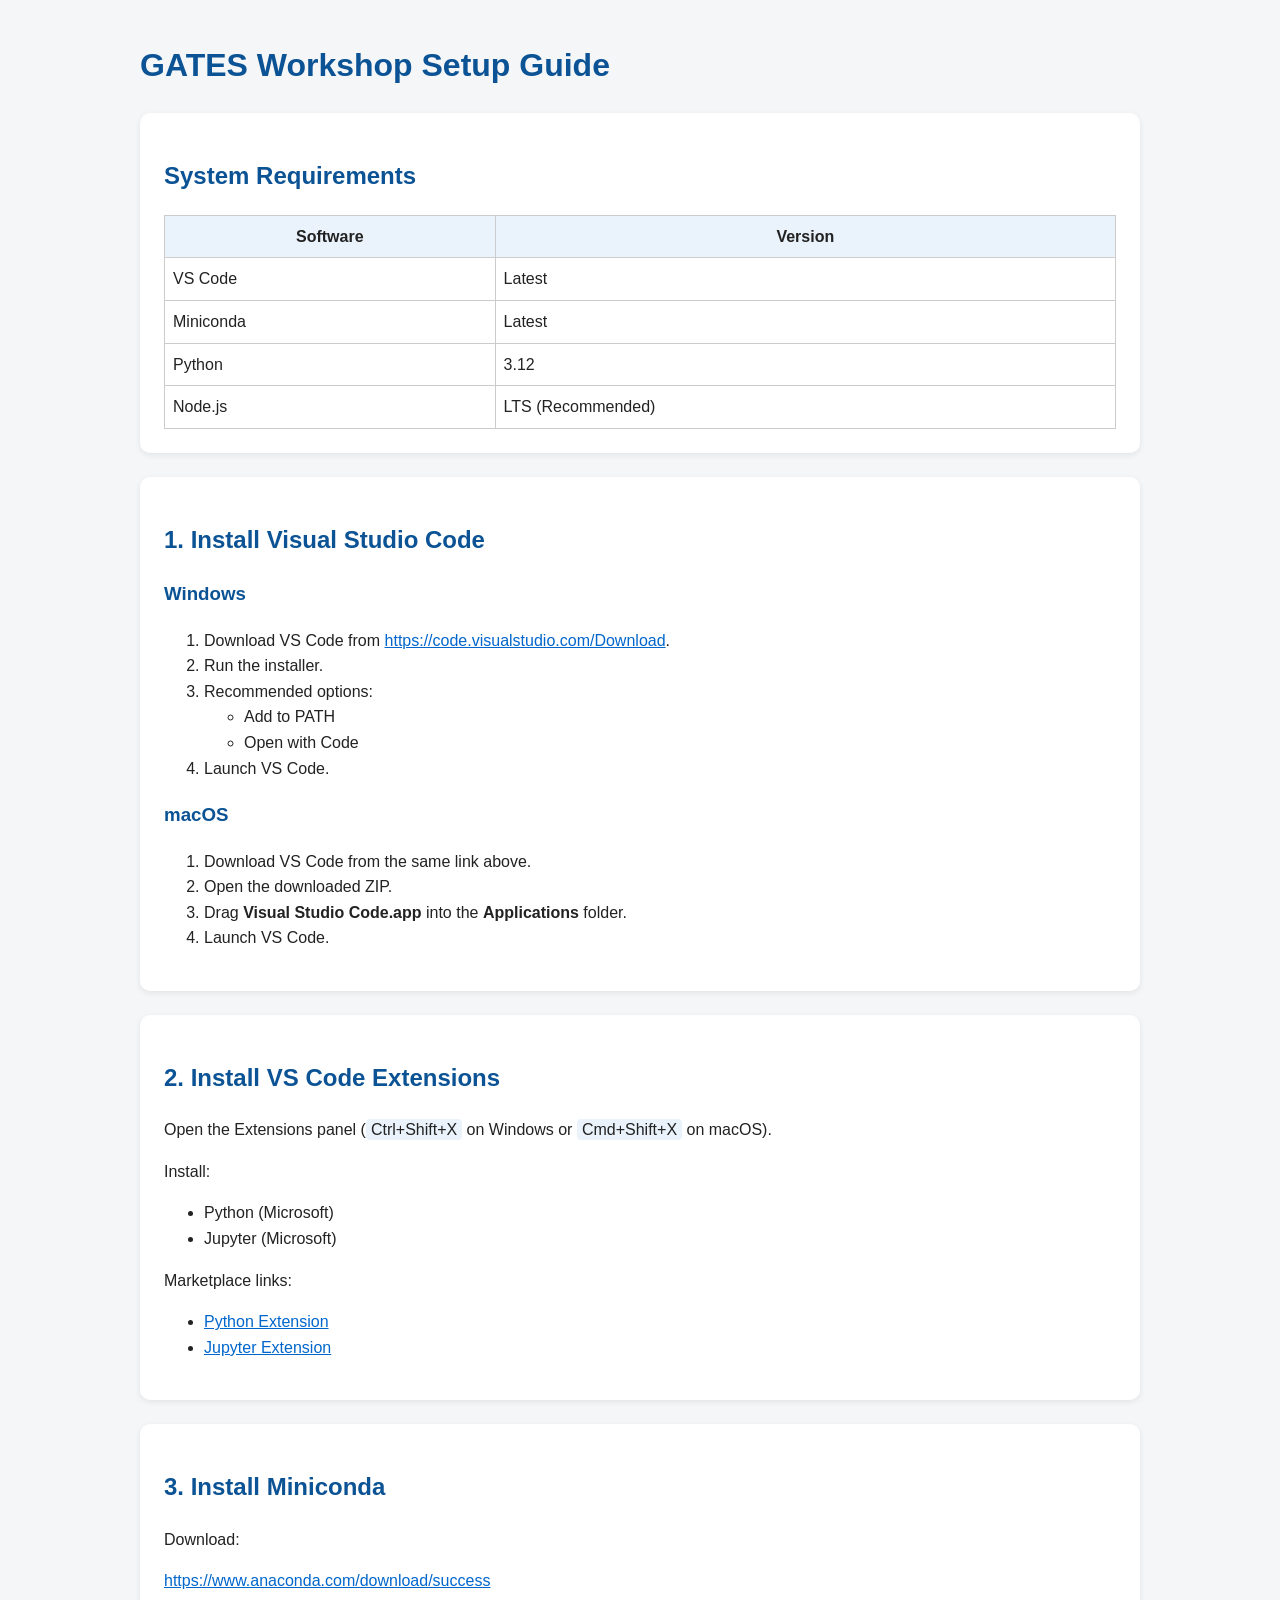
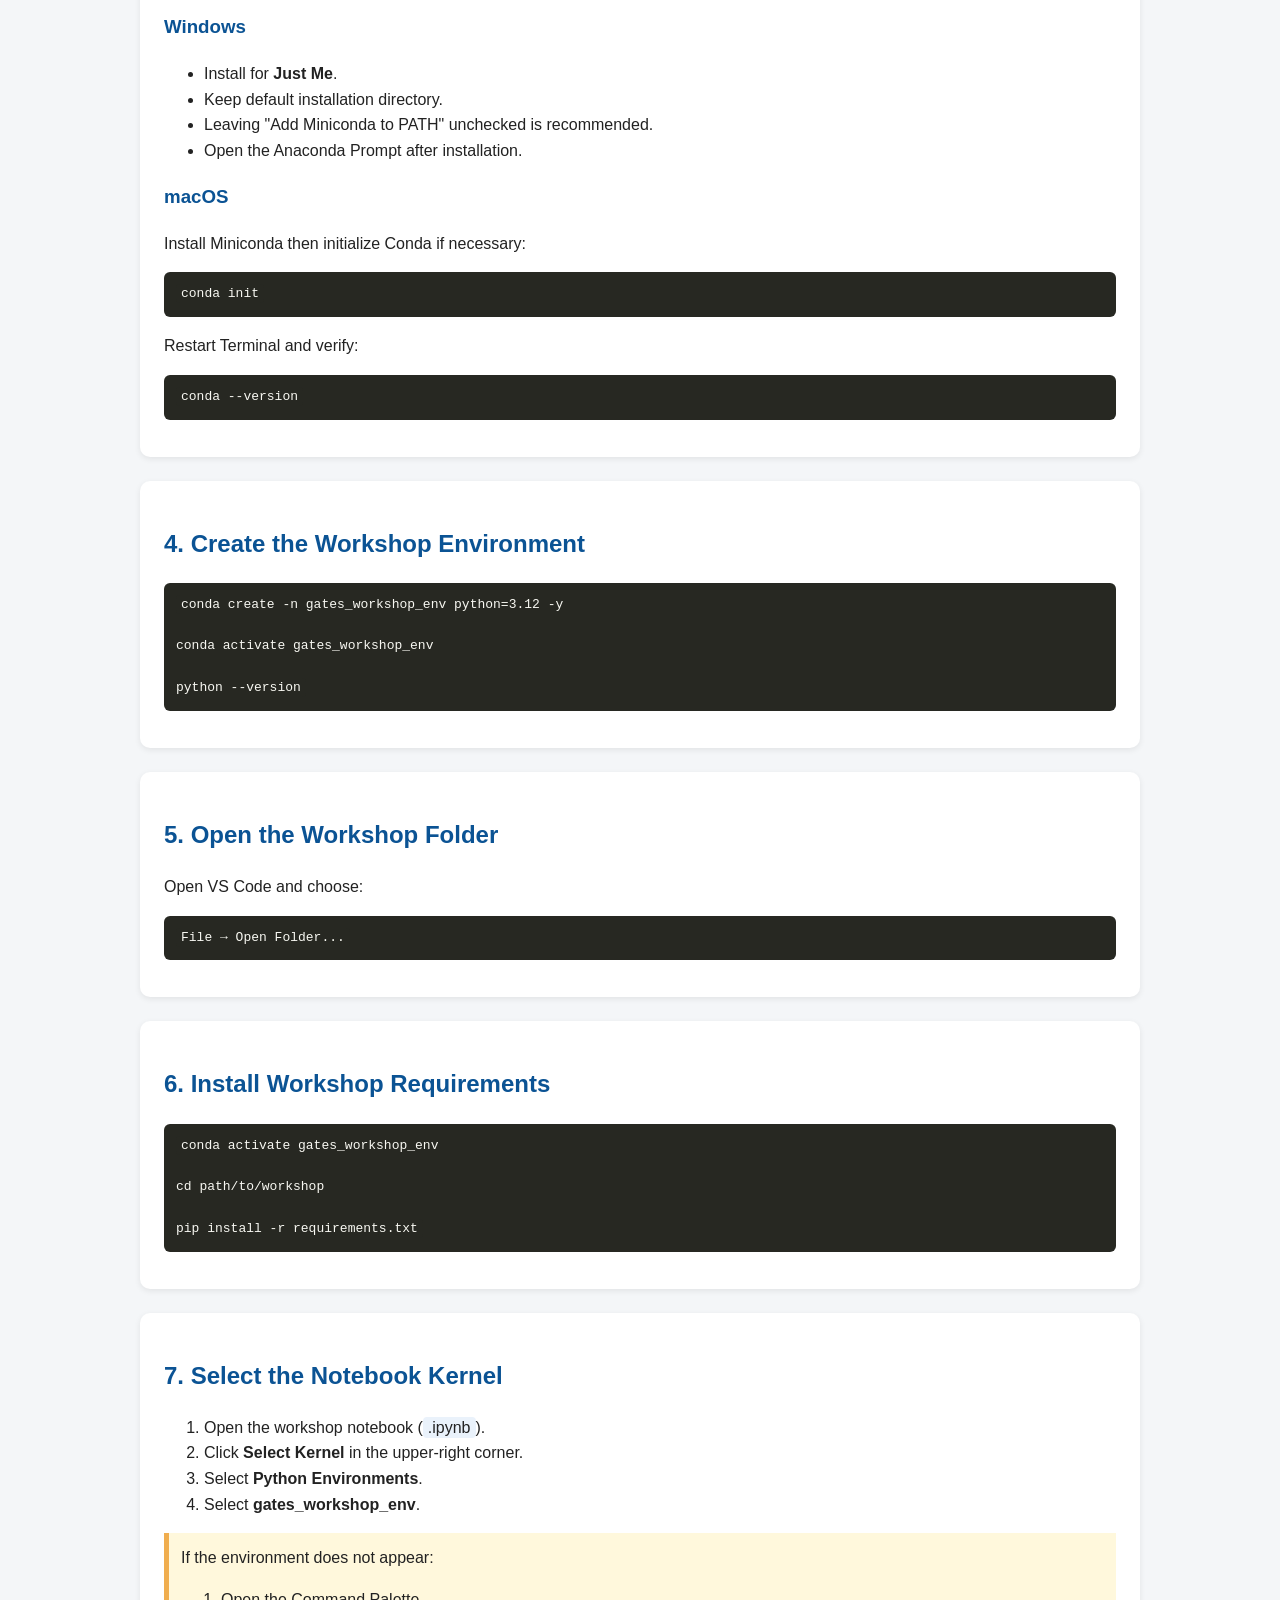
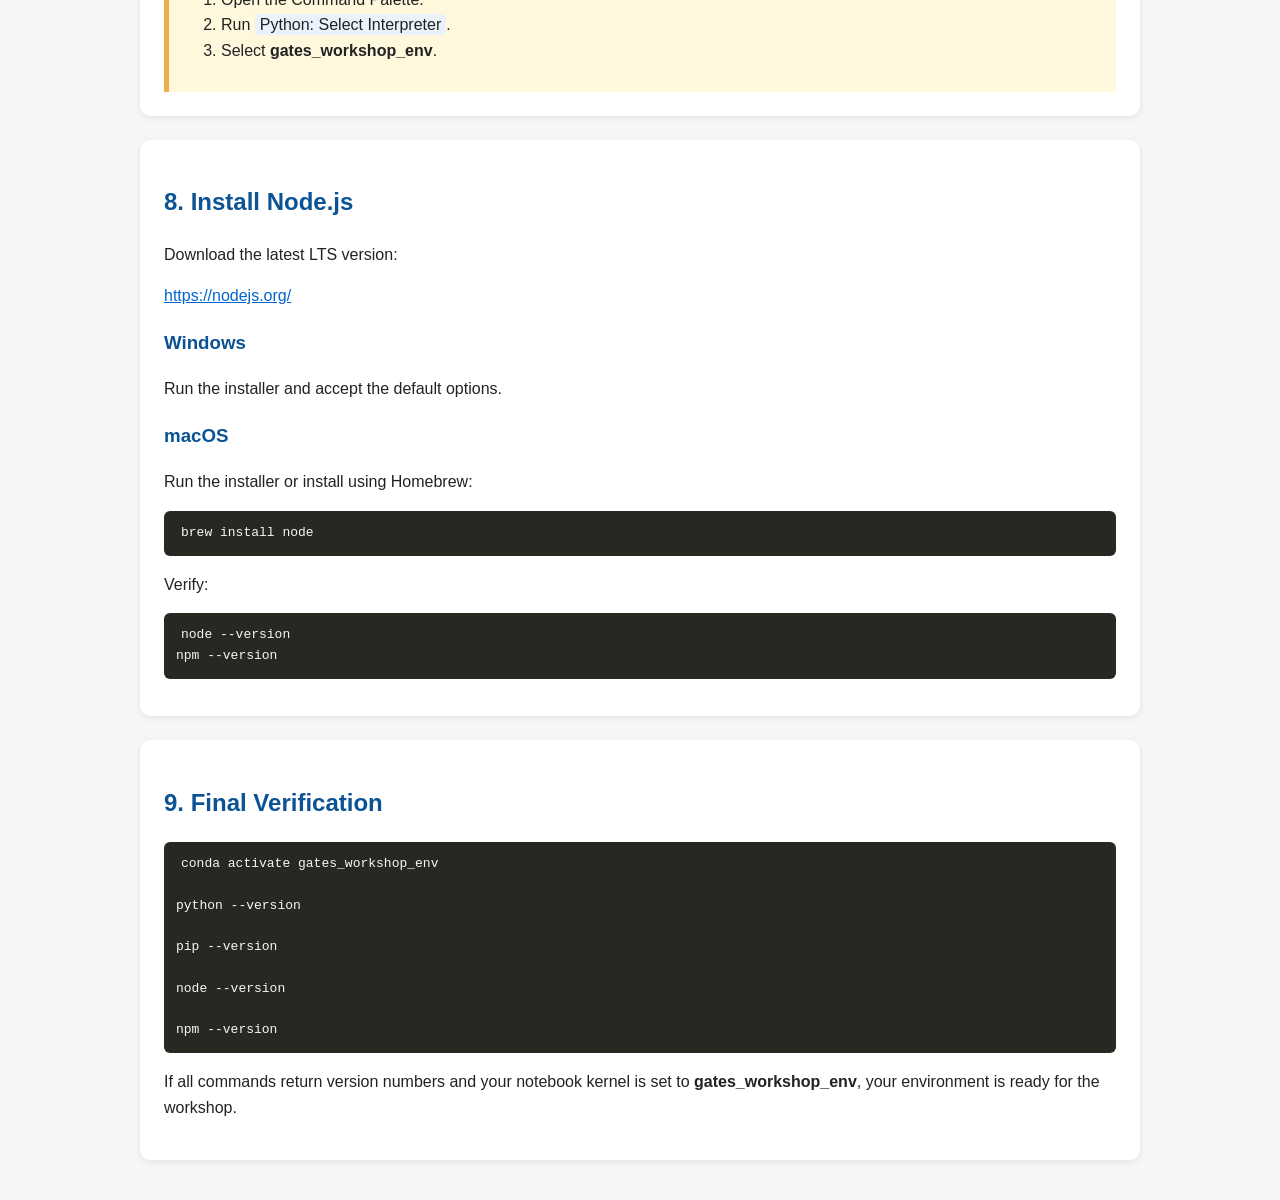
<file: setup_guide.html>
<!DOCTYPE html>
<html lang="en">
<head>
<meta charset="UTF-8">
<meta name="viewport" content="width=device-width, initial-scale=1.0">
<title>GATES Workshop Setup Guide</title>
<style>
body{
    font-family: Arial, Helvetica, sans-serif;
    max-width:1000px;
    margin:40px auto;
    padding:0 20px;
    line-height:1.6;
    background:#f4f6f8;
    color:#222;
}
h1,h2,h3{color:#0b5394;}
section{
    background:white;
    padding:24px;
    margin-bottom:24px;
    border-radius:10px;
    box-shadow:0 2px 6px rgba(0,0,0,.08);
}
table{
    border-collapse:collapse;
    width:100%;
}
th,td{
    border:1px solid #ccc;
    padding:8px;
}
th{background:#eaf2fb;}
code{
    background:#272822;
    padding:2px 5px;
    border-radius:4px;
}
code2{
    background:#eaf2fb;
    padding:2px 5px;
    border-radius:4px;
}
pre{
    background:#272822;
    color:#f8f8f2;
    padding:12px;
    overflow-x:auto;
    border-radius:6px;
}
a{color:#0066cc;}
.note{
    background:#fff8dc;
    border-left:5px solid #f0ad4e;
    padding:12px;
}
</style>
</head>
<body>

<h1>GATES Workshop Setup Guide</h1>

<section>
<h2>System Requirements</h2>
<table>
<tr><th>Software</th><th>Version</th></tr>
<tr><td>VS Code</td><td>Latest</td></tr>
<tr><td>Miniconda</td><td>Latest</td></tr>
<tr><td>Python</td><td>3.12</td></tr>
<tr><td>Node.js</td><td>LTS (Recommended)</td></tr>
</table>
</section>

<section>
<h2>1. Install Visual Studio Code</h2>

<h3>Windows</h3>
<ol>
<li>Download VS Code from
<a href="https://code.visualstudio.com/Download" target="_blank">https://code.visualstudio.com/Download</a>.</li>
<li>Run the installer.</li>
<li>Recommended options:
<ul>
<li>Add to PATH</li>
<li>Open with Code</li>
</ul></li>
<li>Launch VS Code.</li>
</ol>

<h3>macOS</h3>
<ol>
<li>Download VS Code from the same link above.</li>
<li>Open the downloaded ZIP.</li>
<li>Drag <strong>Visual Studio Code.app</strong> into the <strong>Applications</strong> folder.</li>
<li>Launch VS Code.</li>
</ol>
</section>

<section>
<h2>2. Install VS Code Extensions</h2>

<p>Open the Extensions panel (<code2>Ctrl+Shift+X</code2> on Windows or <code2>Cmd+Shift+X</code2> on macOS).</p>

Install:</p>
<ul>
<li>Python (Microsoft)</li>
<li>Jupyter (Microsoft)</li>
</ul>

<p>Marketplace links:</p>
<ul>
<li><a href="https://marketplace.visualstudio.com/items?itemName=ms-python.python" target="_blank">Python Extension</a></li>
<li><a href="https://marketplace.visualstudio.com/items?itemName=ms-toolsai.jupyter" target="_blank">Jupyter Extension</a></li>
</ul>
</section>

<section>
<h2>3. Install Miniconda</h2>

<p>Download:</p>

<p><a href="https://www.anaconda.com/download/success" target="_blank">https://www.anaconda.com/download/success</a></p>

<h3>Windows</h3>

<ul>
<li>Install for <strong>Just Me</strong>.</li>
<li>Keep default installation directory.</li>
<li>Leaving "Add Miniconda to PATH" unchecked is recommended.</li>
<li>Open the Anaconda Prompt after installation.</li>
</ul>

<h3>macOS</h3>

<p>Install Miniconda then initialize Conda if necessary:</p>

<pre><code>conda init</code></pre>

<p>Restart Terminal and verify:</p>

<pre><code>conda --version</code></pre>

</section>

<section>

<h2>4. Create the Workshop Environment</h2>

<pre><code>conda create -n gates_workshop_env python=3.12 -y

conda activate gates_workshop_env

python --version</code></pre>

</section>

<section>

<h2>5. Open the Workshop Folder</h2>

<p>Open VS Code and choose:</p>

<pre><code>File → Open Folder...</code></pre>

</section>

<section>

<h2>6. Install Workshop Requirements</h2>

<pre><code>conda activate gates_workshop_env

cd path/to/workshop

pip install -r requirements.txt</code></pre>

</section>

<section>

<h2>7. Select the Notebook Kernel</h2>

<ol>
<li>Open the workshop notebook (<code2>.ipynb</code2>).</li>
<li>Click <strong>Select Kernel</strong> in the upper-right corner.</li>
<li>Select <strong>Python Environments</strong>.</li>
<li>Select <strong>gates_workshop_env</strong>.</li>
</ol>

<div class="note">
If the environment does not appear:
<ol>
<li>Open the Command Palette.</li>
<li>Run <code2>Python: Select Interpreter</code2>.</li>
<li>Select <strong>gates_workshop_env</strong>.</li>
</ol>
</div>

</section>

<section>

<h2>8. Install Node.js</h2>

<p>Download the latest LTS version:</p>

<p><a href="https://nodejs.org/" target="_blank">https://nodejs.org/</a></p>

<h3>Windows</h3>

<p>Run the installer and accept the default options.</p>

<h3>macOS</h3>

<p>Run the installer or install using Homebrew:</p>

<pre><code>brew install node</code></pre>

<p>Verify:</p>

<pre><code>node --version
npm --version</code></pre>

</section>

<section>

<h2>9. Final Verification</h2>

<pre><code>conda activate gates_workshop_env

python --version

pip --version

node --version

npm --version</code></pre>

<p>If all commands return version numbers and your notebook kernel is set to <strong>gates_workshop_env</strong>, your environment is ready for the workshop.</p>

</section>

</body>
</html>
</file>
